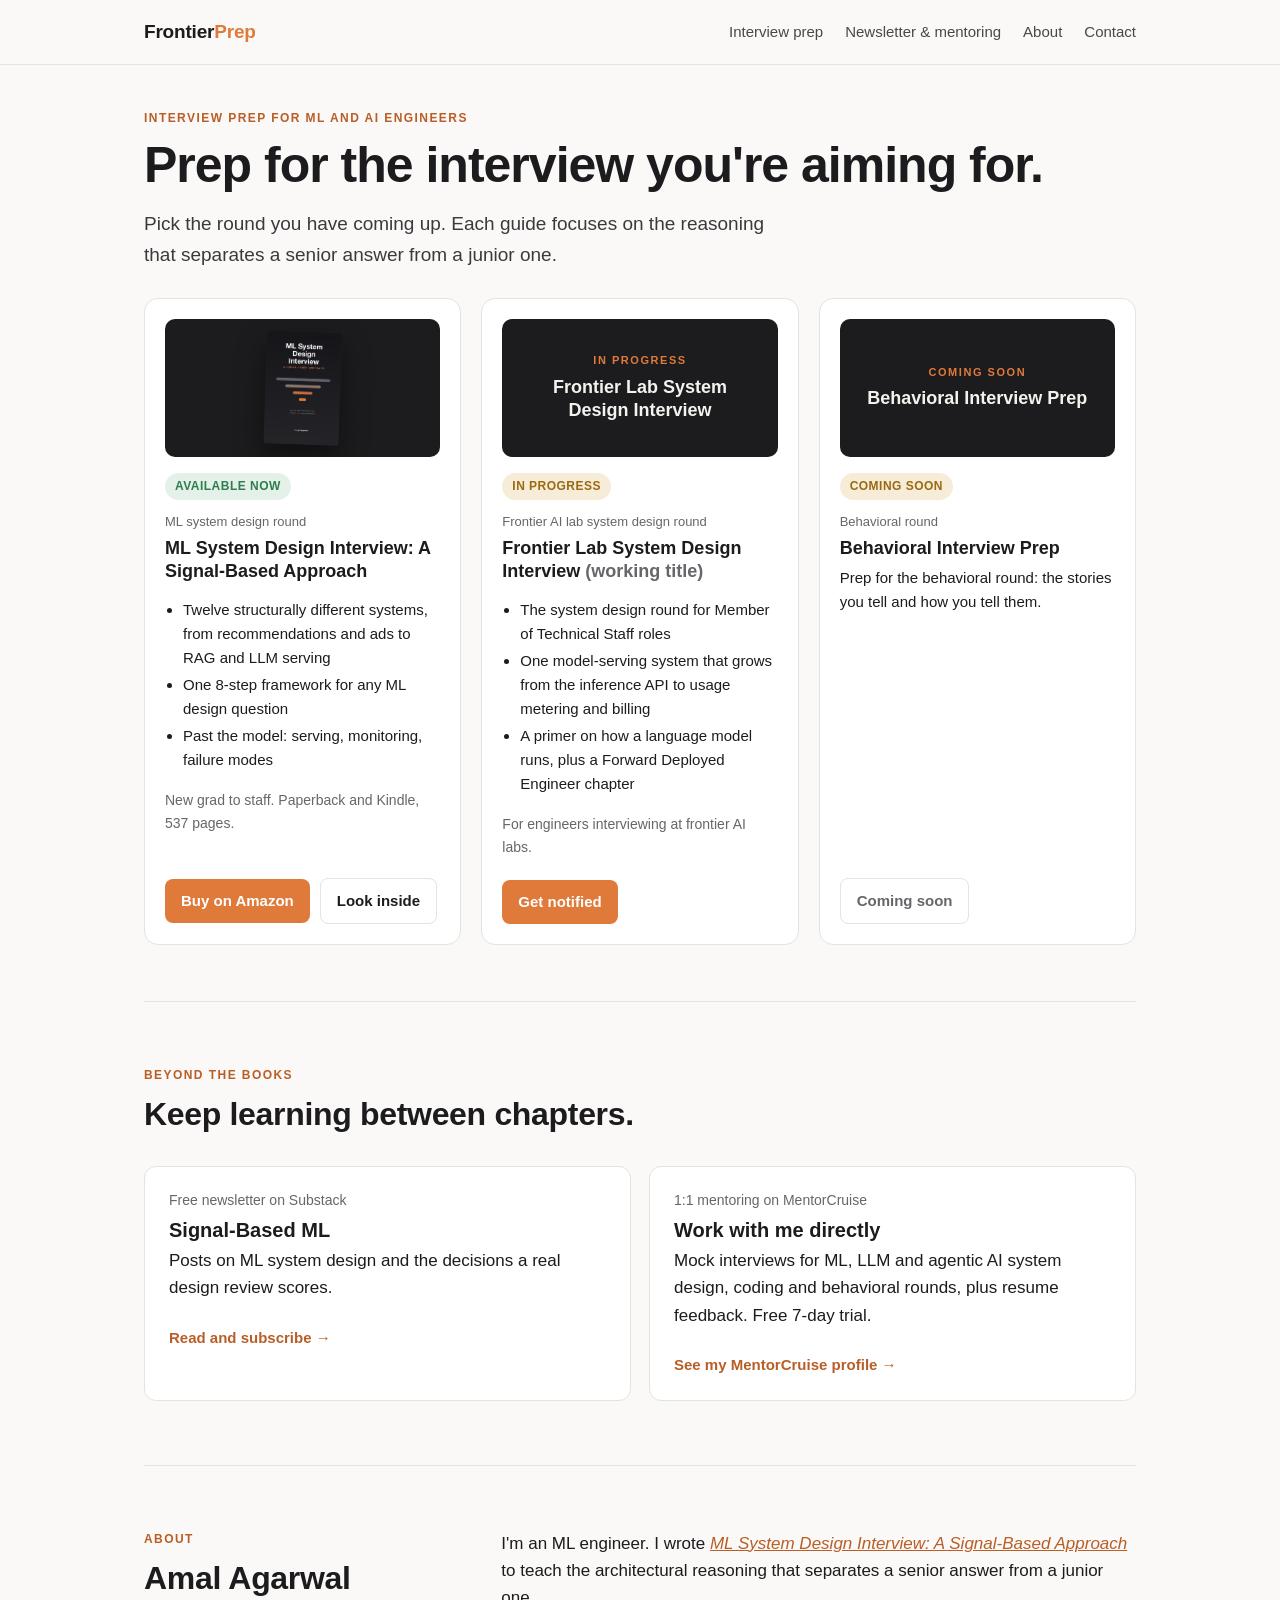
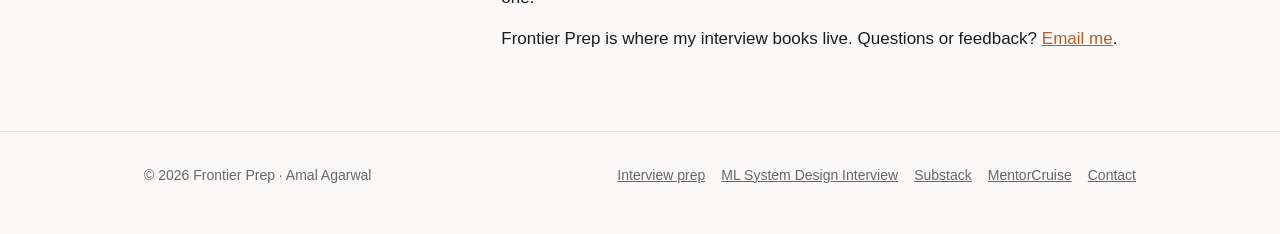
<file: index.html>
<!doctype html>
<html lang="en">
<head>
<meta charset="utf-8">
<meta name="viewport" content="width=device-width, initial-scale=1">
<title>Frontier Prep: interview prep for ML and AI engineers</title>
<meta name="description" content="Frontier Prep by Amal Agarwal: ML system design and frontier-lab interview prep, built from first principles and current research.">
<meta property="og:title" content="Frontier Prep">
<meta property="og:description" content="Interview prep for ML and AI engineers, by Amal Agarwal.">
<meta property="og:image" content="https://amalag-19.github.io/assets/ml-book-cover.jpg">
<meta property="og:url" content="https://amalag-19.github.io/">
<link rel="stylesheet" href="style.css">
</head>
<body>

<header>
  <div class="wrap">
    <a class="brand" href="/">Frontier<span>Prep</span></a>
    <nav>
      <a href="#books">Interview prep</a>
      <a href="#more">Newsletter &amp; mentoring</a>
      <a href="#about">About</a>
      <a href="mailto:amalag.19@gmail.com">Contact</a>
    </nav>
  </div>
</header>

<main class="wrap">

  <section class="hero">
    <p class="eyebrow">Interview prep for ML and AI engineers</p>
    <h1>Prep for the interview you're aiming for.</h1>
    <p class="lede">Pick the round you have coming up. Each guide focuses on the reasoning that separates a senior answer from a junior one.</p>

    <!-- One <article class="book"> per card. Copy one to add a card. -->
    <div class="books" id="books">
      <article class="book" id="ml-system-design">
        <a class="art" href="ml-system-design/" aria-label="ML System Design Interview: chapters and sample pages"><img src="assets/ml-book-cover.jpg" alt="Cover of ML System Design Interview: A Signal-Based Approach"></a>
        <span class="pill available">Available now</span>
        <p class="q">ML system design round</p>
        <h3>ML System Design Interview: A Signal-Based Approach</h3>
        <ul>
          <li>Twelve structurally different systems, from recommendations and ads to RAG and LLM serving</li>
          <li>One 8-step framework for any ML design question</li>
          <li>Past the model: serving, monitoring, failure modes</li>
        </ul>
        <p class="for">New grad to staff. Paperback and Kindle, 537 pages.</p>
        <div class="actions">
          <a class="btn btn-primary" href="https://www.amazon.com/dp/B0HKZBY146">Buy on Amazon</a>
          <a class="btn btn-ghost" href="ml-system-design/">Look inside</a>
        </div>
      </article>

      <article class="book" id="frontier-lab">
        <div class="art"><div class="soon-art"><span>In progress</span>Frontier Lab System Design Interview</div></div>
        <span class="pill soon">In progress</span>
        <p class="q">Frontier AI lab system design round</p>
        <h3>Frontier Lab System Design Interview <span class="muted">(working title)</span></h3>
        <ul>
          <li>The system design round for Member of Technical Staff roles</li>
          <li>One model-serving system that grows from the inference API to usage metering and billing</li>
          <li>A primer on how a language model runs, plus a Forward Deployed Engineer chapter</li>
        </ul>
        <p class="for">For engineers interviewing at frontier AI labs.</p>
        <div class="actions">
          <a class="btn btn-primary" href="https://amalag.gumroad.com/">Get notified</a>
        </div>
      </article>

      <article class="book" id="behavioral">
        <div class="art"><div class="soon-art"><span>Coming soon</span>Behavioral Interview Prep</div></div>
        <span class="pill soon">Coming soon</span>
        <p class="q">Behavioral round</p>
        <h3>Behavioral Interview Prep</h3>
        <p>Prep for the behavioral round: the stories you tell and how you tell them.</p>
        <div class="actions">
          <span class="btn btn-ghost disabled" aria-disabled="true">Coming soon</span>
        </div>
      </article>
    </div>
  </section>

  <section id="more">
    <p class="eyebrow">Beyond the books</p>
    <h2>Keep learning between chapters.</h2>
    <div class="paths">
      <a class="path" href="https://cognicoreai.substack.com/" target="_blank" rel="noopener">
        <p class="q">Free newsletter on Substack</p>
        <h3>Signal-Based ML</h3>
        <p>Posts on ML system design and the decisions a real design review scores.</p>
        <span class="go">Read and subscribe &rarr;</span>
      </a>
      <a class="path" href="https://mentorcruise.com/mentor/amalagarwal/" target="_blank" rel="noopener">
        <p class="q">1:1 mentoring on MentorCruise</p>
        <h3>Work with me directly</h3>
        <p>Mock interviews for ML, LLM and agentic AI system design, coding and behavioral rounds, plus resume feedback. Free 7-day trial.</p>
        <span class="go">See my MentorCruise profile &rarr;</span>
      </a>
    </div>
  </section>

  <section id="about">
    <div class="about">
      <div>
        <p class="eyebrow">About</p>
        <h2>Amal Agarwal</h2>
      </div>
      <div>
        <p>I'm an ML engineer. I wrote <a href="ml-system-design/"><em>ML System Design Interview: A Signal-Based Approach</em></a> to teach the architectural reasoning that separates a senior answer from a junior one.</p>
        <p>Frontier Prep is where my interview books live. Questions or feedback? <a href="mailto:amalag.19@gmail.com">Email me</a>.</p>
      </div>
    </div>
  </section>

</main>

<footer>
  <div class="wrap">
    <span>&copy; <span id="year">2026</span> Frontier Prep &middot; Amal Agarwal</span>
    <span><a href="#books">Interview prep</a><a href="ml-system-design/">ML System Design Interview</a><a href="https://cognicoreai.substack.com/" target="_blank" rel="noopener">Substack</a><a href="https://mentorcruise.com/mentor/amalagarwal/" target="_blank" rel="noopener">MentorCruise</a><a href="mailto:amalag.19@gmail.com">Contact</a></span>
  </div>
</footer>
<script>document.getElementById("year").textContent = new Date().getFullYear();</script>
</body>
</html>
</file>
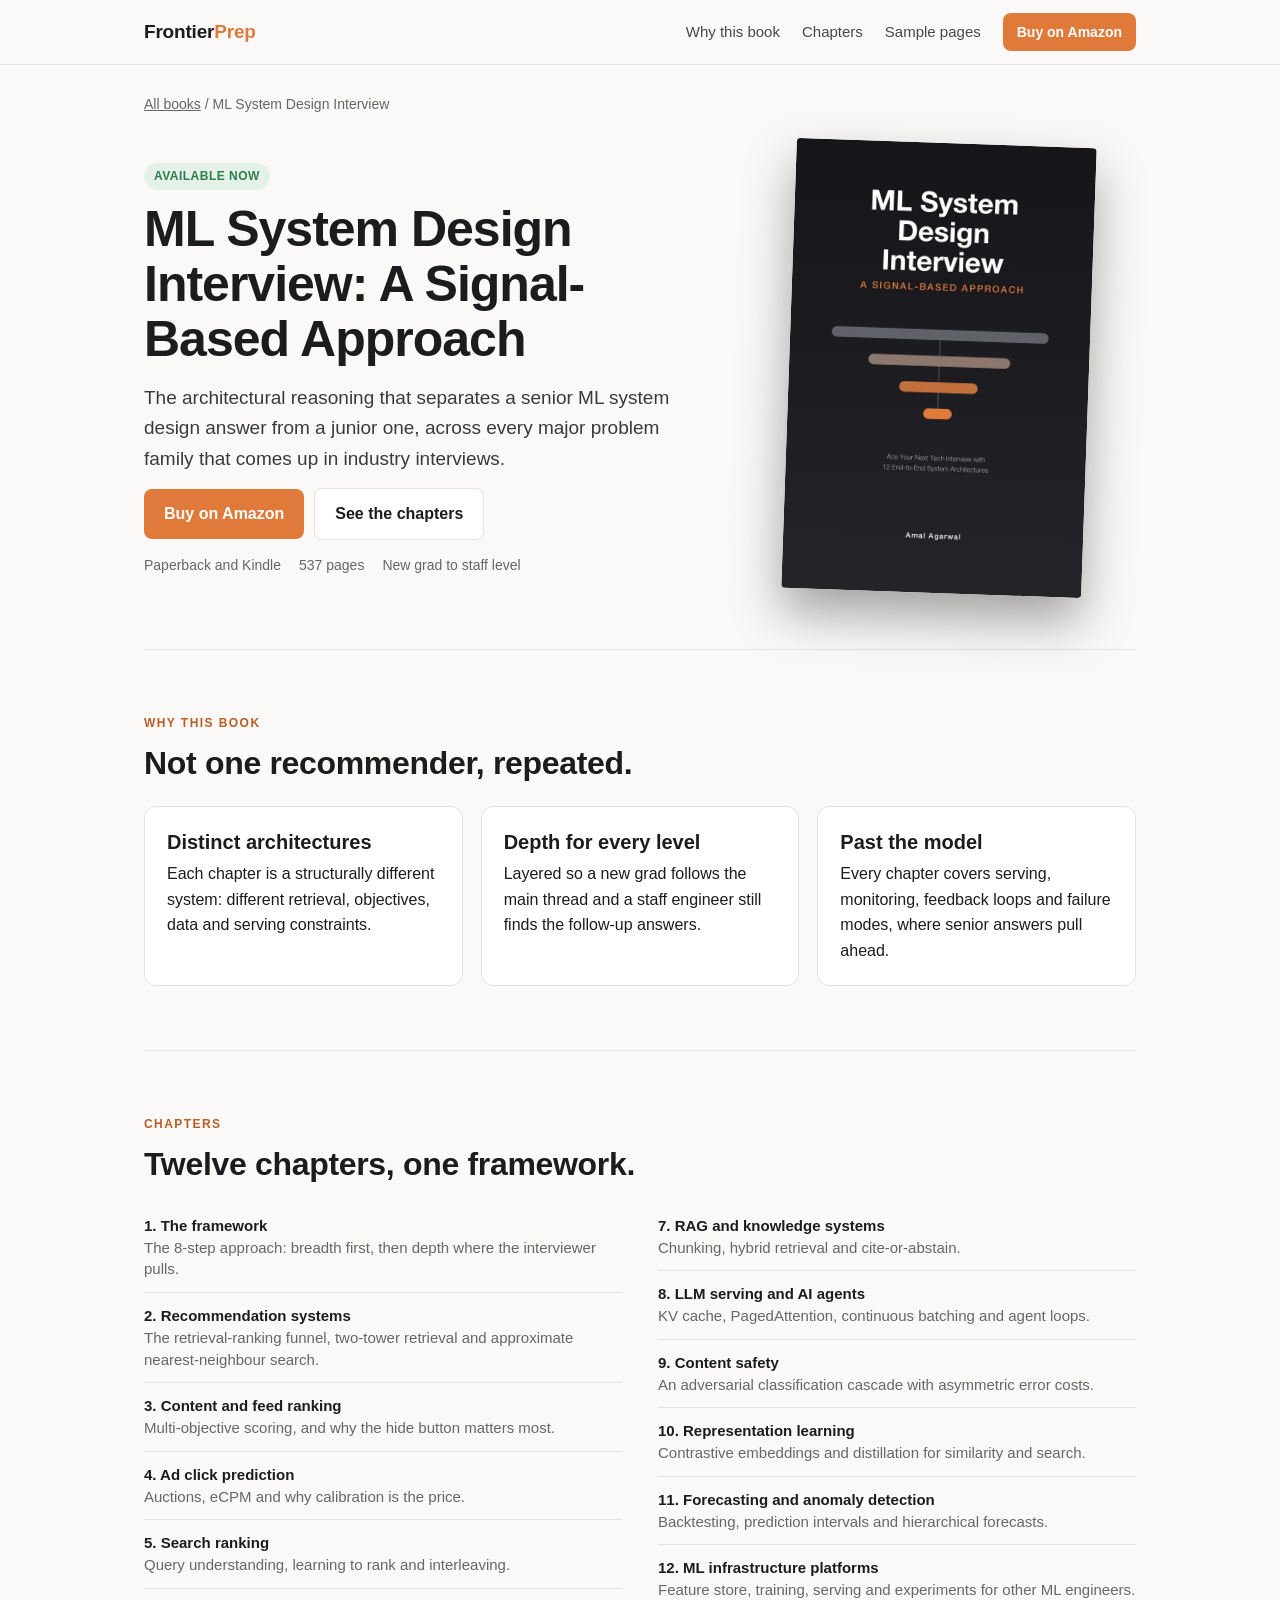
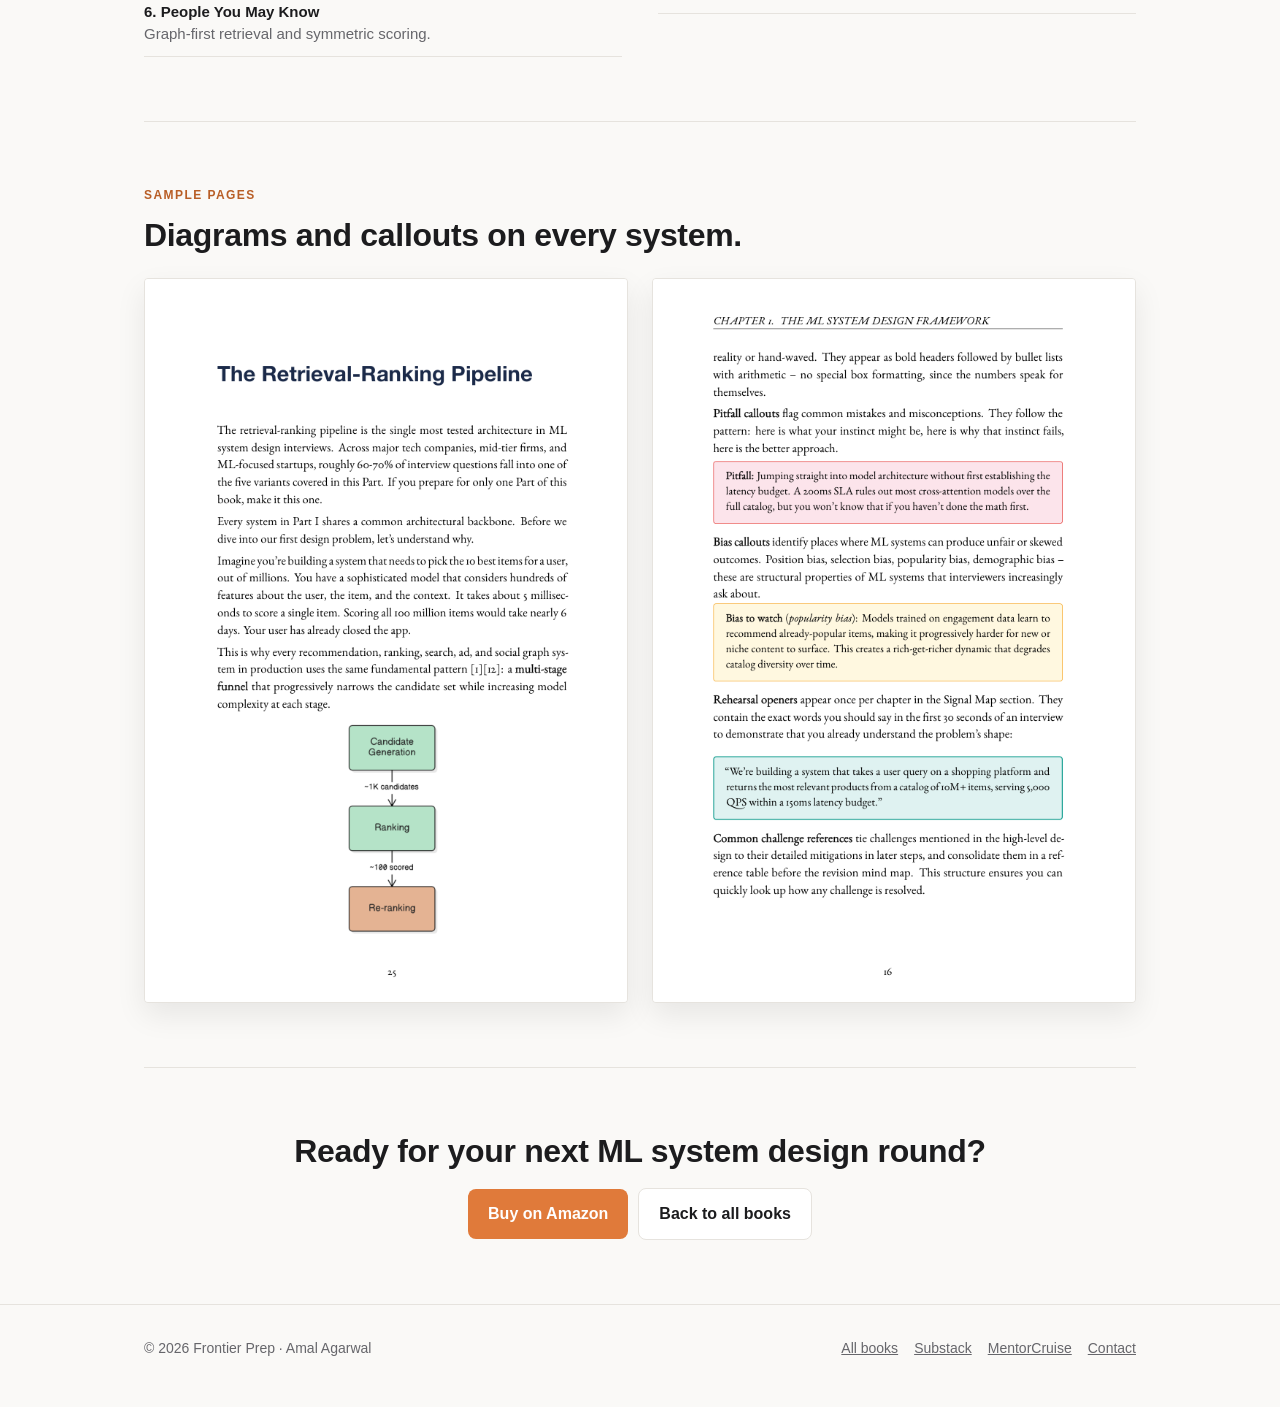
<file: ml-system-design/index.html>
<!doctype html>
<html lang="en">
<head>
<meta charset="utf-8">
<meta name="viewport" content="width=device-width, initial-scale=1">
<title>ML System Design Interview: A Signal-Based Approach | Frontier Prep</title>
<meta name="description" content="Twelve end-to-end ML system architectures under one framework, layered so a new grad and a staff engineer both get what they need. 537 pages, paperback and Kindle.">
<meta property="og:title" content="ML System Design Interview: A Signal-Based Approach">
<meta property="og:description" content="Twelve end-to-end ML system architectures under one framework. 537 pages.">
<meta property="og:image" content="https://amalag-19.github.io/assets/ml-book-cover.jpg">
<meta property="og:url" content="https://amalag-19.github.io/ml-system-design/">
<link rel="stylesheet" href="../style.css">
</head>
<body>

<header>
  <div class="wrap">
    <a class="brand" href="../">Frontier<span>Prep</span></a>
    <nav>
      <a href="#why">Why this book</a>
      <a href="#chapters">Chapters</a>
      <a href="#pages">Sample pages</a>
      <a class="btn btn-primary btn-sm" href="https://www.amazon.com/dp/B0HKZBY146">Buy on Amazon</a>
    </nav>
  </div>
</header>

<main class="wrap">
  <div class="crumbs"><a href="../#books">All books</a> / ML System Design Interview</div>

  <div class="book-hero">
    <div>
      <span class="pill available">Available now</span>
      <h1>ML System Design Interview: A Signal-Based Approach</h1>
      <p class="lede">The architectural reasoning that separates a senior ML system design answer from a junior one, across every major problem family that comes up in industry interviews.</p>
      <div class="actions">
        <a class="btn btn-primary" href="https://www.amazon.com/dp/B0HKZBY146">Buy on Amazon</a>
        <a class="btn btn-ghost" href="#chapters">See the chapters</a>
      </div>
      <div class="facts"><span>Paperback and Kindle</span><span>537 pages</span><span>New grad to staff level</span></div>
    </div>
    <img src="../assets/ml-book-cover.jpg" alt="Cover of ML System Design Interview: A Signal-Based Approach">
  </div>

  <section id="why">
    <p class="eyebrow">Why this book</p>
    <h2>Not one recommender, repeated.</h2>
    <div class="pillars">
      <div><h3>Distinct architectures</h3>Each chapter is a structurally different system: different retrieval, objectives, data and serving constraints.</div>
      <div><h3>Depth for every level</h3>Layered so a new grad follows the main thread and a staff engineer still finds the follow-up answers.</div>
      <div><h3>Past the model</h3>Every chapter covers serving, monitoring, feedback loops and failure modes, where senior answers pull ahead.</div>
    </div>
  </section>

  <section id="chapters">
    <p class="eyebrow">Chapters</p>
    <h2>Twelve chapters, one framework.</h2>
    <ul class="chapters">
      <li><b>1. The framework</b><span>The 8-step approach: breadth first, then depth where the interviewer pulls.</span></li>
      <li><b>2. Recommendation systems</b><span>The retrieval-ranking funnel, two-tower retrieval and approximate nearest-neighbour search.</span></li>
      <li><b>3. Content and feed ranking</b><span>Multi-objective scoring, and why the hide button matters most.</span></li>
      <li><b>4. Ad click prediction</b><span>Auctions, eCPM and why calibration is the price.</span></li>
      <li><b>5. Search ranking</b><span>Query understanding, learning to rank and interleaving.</span></li>
      <li><b>6. People You May Know</b><span>Graph-first retrieval and symmetric scoring.</span></li>
      <li><b>7. RAG and knowledge systems</b><span>Chunking, hybrid retrieval and cite-or-abstain.</span></li>
      <li><b>8. LLM serving and AI agents</b><span>KV cache, PagedAttention, continuous batching and agent loops.</span></li>
      <li><b>9. Content safety</b><span>An adversarial classification cascade with asymmetric error costs.</span></li>
      <li><b>10. Representation learning</b><span>Contrastive embeddings and distillation for similarity and search.</span></li>
      <li><b>11. Forecasting and anomaly detection</b><span>Backtesting, prediction intervals and hierarchical forecasts.</span></li>
      <li><b>12. ML infrastructure platforms</b><span>Feature store, training, serving and experiments for other ML engineers.</span></li>
    </ul>
  </section>

  <section id="pages">
    <p class="eyebrow">Sample pages</p>
    <h2>Diagrams and callouts on every system.</h2>
    <div class="pages">
      <img src="../assets/page-figure.png" alt="A page with body text and the retrieval-ranking pipeline diagram" loading="lazy">
      <img src="../assets/page-callout.png" alt="A page with styled callout boxes" loading="lazy">
    </div>
  </section>

  <section class="cta-band">
    <h2>Ready for your next ML system design round?</h2>
    <div class="actions" style="margin-top: 18px">
      <a class="btn btn-primary" href="https://www.amazon.com/dp/B0HKZBY146">Buy on Amazon</a>
      <a class="btn btn-ghost" href="../#books">Back to all books</a>
    </div>
  </section>
</main>

<footer>
  <div class="wrap">
    <span>&copy; <span id="year">2026</span> Frontier Prep &middot; Amal Agarwal</span>
    <span><a href="../#books">All books</a><a href="https://cognicoreai.substack.com/" target="_blank" rel="noopener">Substack</a><a href="https://mentorcruise.com/mentor/amalagarwal/" target="_blank" rel="noopener">MentorCruise</a><a href="mailto:amalag.19@gmail.com">Contact</a></span>
  </div>
</footer>
<script>document.getElementById("year").textContent = new Date().getFullYear();</script>
</body>
</html>
</file>
<file: style.css>
:root {
  --ink: #1c1c1e; --paper: #faf9f7; --card: #fff; --muted: #66666b; --line: #e6e3de;
  --copper: #e07a3a; --copper-dark: #b85e26; --green: #2f7d4f; --amber: #9a6a12;
  --sans: -apple-system, BlinkMacSystemFont, "Helvetica Neue", "Segoe UI", Arial, sans-serif;
  --serif: "Iowan Old Style", "Palatino Linotype", Palatino, Georgia, serif;
}
* { box-sizing: border-box; }
html { scroll-behavior: smooth; scroll-padding-top: 80px; }
body { margin: 0; background: var(--paper); color: var(--ink); font: 17px/1.6 var(--sans); }
a { color: var(--copper-dark); }
.wrap { max-width: 1040px; margin: 0 auto; padding: 0 24px; }
h1 { font-size: clamp(32px, 5vw, 50px); line-height: 1.1; letter-spacing: -0.02em; margin: 0 0 16px; }
h2 { font-size: clamp(25px, 3.2vw, 32px); line-height: 1.2; letter-spacing: -0.01em; margin: 0 0 12px; }
h3 { font-size: 20px; line-height: 1.3; margin: 0 0 6px; }
p { margin: 0 0 14px; }
.lede { font-size: 19px; color: #3a3a3e; max-width: 640px; }
.muted { color: var(--muted); }
.eyebrow { text-transform: uppercase; letter-spacing: .12em; font-size: 12px; font-weight: 700; color: var(--copper-dark); margin: 0 0 10px; }

/* Header: same on every page, sticky, links stay visible on phones. */
header { position: sticky; top: 0; z-index: 10; background: rgba(250,249,247,.94); backdrop-filter: blur(8px); border-bottom: 1px solid var(--line); }
header .wrap { display: flex; align-items: center; justify-content: space-between; gap: 16px; height: 64px; }
.brand { font-weight: 800; font-size: 19px; letter-spacing: -0.01em; color: var(--ink); text-decoration: none; white-space: nowrap; }
.brand span { color: var(--copper); }
header nav { display: flex; align-items: center; gap: 22px; font-size: 15px; overflow-x: auto; }
header nav a { color: var(--ink); text-decoration: none; white-space: nowrap; opacity: .8; }
header nav a:hover, header nav a.active { opacity: 1; color: var(--copper-dark); }
header nav .btn { opacity: 1; color: #fff; }

.btn { display: inline-block; padding: 12px 20px; border-radius: 8px; font-weight: 600; font-size: 16px; text-decoration: none; text-align: center; transition: background .2s, border-color .2s; }
.btn-sm { padding: 8px 14px; font-size: 14px; }
.btn-primary { background: var(--copper); color: #fff; }
.btn-primary:hover { background: var(--copper-dark); }
.btn-ghost { color: var(--ink); border: 1.5px solid var(--line); background: var(--card); }
.btn-ghost:hover { border-color: var(--ink); }
.actions { display: flex; flex-wrap: wrap; gap: 10px; align-items: center; }

section { padding: 64px 0; border-top: 1px solid var(--line); }
.hero { padding: 44px 0 56px; border: 0; }

/* Two "choose your interview" paths. */
.paths { display: grid; grid-template-columns: 1fr 1fr; gap: 18px; margin-top: 32px; }
.path { display: block; background: var(--card); border: 1.5px solid var(--line); border-radius: 12px; padding: 22px 24px; color: var(--ink); text-decoration: none; transition: border-color .2s, transform .1s; }
.path:hover { border-color: var(--copper); }
.path:active { transform: translateY(1px); }
.path .q { font-size: 14px; color: var(--muted); margin-bottom: 6px; }
.path h3 { margin-bottom: 4px; }
.path .go { font-weight: 600; color: var(--copper-dark); font-size: 15px; margin-top: 10px; display: inline-block; }

.pill { display: inline-block; font-size: 12px; font-weight: 700; letter-spacing: .04em; text-transform: uppercase; border-radius: 999px; padding: 4px 10px; margin-bottom: 12px; }
.pill.available { background: #e3f1e8; color: var(--green); }
.pill.soon { background: #f6ecd8; color: var(--amber); }

/* Cards side by side, one per interview. Actions pin to the bottom so buttons line up. */
.books { display: grid; grid-template-columns: repeat(3, 1fr); gap: 20px; margin-top: 28px; align-items: stretch; }
.book { display: flex; flex-direction: column; align-items: flex-start; padding: 20px; background: var(--card); border: 1px solid var(--line); border-radius: 14px; font-size: 15px; }
.book .art { position: relative; width: 100%; margin-bottom: 16px; background: var(--ink); border-radius: 10px; aspect-ratio: 2 / 1; display: grid; place-items: center; overflow: hidden; }
.book .q { font-size: 13px; color: var(--muted); margin-bottom: 4px; }
.book h3 { font-size: 18px; }
.book .actions { margin-top: auto; padding-top: 6px; }
.book .btn { padding: 10px 16px; font-size: 15px; }
.btn.disabled { color: var(--muted); cursor: default; }
.btn.disabled:hover { border-color: var(--line); }
.book .art img { position: absolute; left: 50%; top: 50%; height: 82%; border-radius: 3px;
                 box-shadow: 0 14px 30px rgba(0,0,0,.45); transform: translate(-50%, -50%) rotate(2deg); }
.book .art .soon-art { color: #f4f2ee; font-weight: 700; font-size: 18px; line-height: 1.3; text-align: center; padding: 20px; }
.book .art .soon-art span { display: block; color: var(--copper); font-size: 11px; letter-spacing: .14em; text-transform: uppercase; margin-bottom: 8px; }
.book ul { margin: 6px 0 14px; padding-left: 18px; }
.book li { margin: 3px 0; }
.book .for { font-size: 14px; color: var(--muted); margin-bottom: 16px; }

.about { display: grid; grid-template-columns: 1fr 2fr; gap: 40px; }

/* Book page */
.crumbs { font-size: 14px; color: var(--muted); padding-top: 28px; }
.crumbs a { color: var(--muted); }
.book-hero { display: grid; grid-template-columns: 1.4fr 1fr; gap: 48px; align-items: center; padding: 28px 0 56px; }
.book-hero img { width: 100%; max-width: 300px; justify-self: center; border-radius: 4px; box-shadow: 0 24px 50px rgba(0,0,0,.35); transform: rotate(2deg); }
.facts { display: flex; gap: 18px; flex-wrap: wrap; font-size: 14px; color: var(--muted); margin-top: 14px; }
.pillars { display: grid; grid-template-columns: repeat(3, 1fr); gap: 18px; margin-top: 24px; }
.pillars div { background: var(--card); border: 1px solid var(--line); border-radius: 12px; padding: 22px; font-size: 16px; }
.chapters { columns: 2; column-gap: 36px; padding: 0; list-style: none; margin: 20px 0 0; font-size: 15px; line-height: 1.45; }
.chapters li { break-inside: avoid; padding: 12px 0; border-bottom: 1px solid var(--line); }
.chapters b { display: block; }
.chapters span { color: var(--muted); }
.pages { display: grid; grid-template-columns: 1fr 1fr; gap: 24px; margin-top: 24px; }
.pages img { width: 100%; border: 1px solid var(--line); border-radius: 4px; box-shadow: 0 12px 30px rgba(0,0,0,.08); background: #fff; }
.cta-band { text-align: center; }
.cta-band .actions { justify-content: center; }

footer { border-top: 1px solid var(--line); padding: 32px 0 48px; font-size: 14px; color: var(--muted); }
footer .wrap { display: flex; justify-content: space-between; flex-wrap: wrap; gap: 12px; }
footer a { color: inherit; margin-left: 16px; }
footer a:first-child { margin-left: 0; }

@media (max-width: 820px) {
  header .wrap { height: auto; padding-top: 12px; padding-bottom: 12px; flex-direction: column; align-items: flex-start; gap: 8px; }
  header nav { gap: 18px; width: 100%; }
  .paths, .books, .about, .book-hero, .pillars, .pages { grid-template-columns: 1fr; }
  .book-hero img { max-width: 200px; transform: none; }
  .chapters { columns: 1; }
  section { padding: 48px 0; }
  .hero { padding: 40px 0; }
}
</file>
